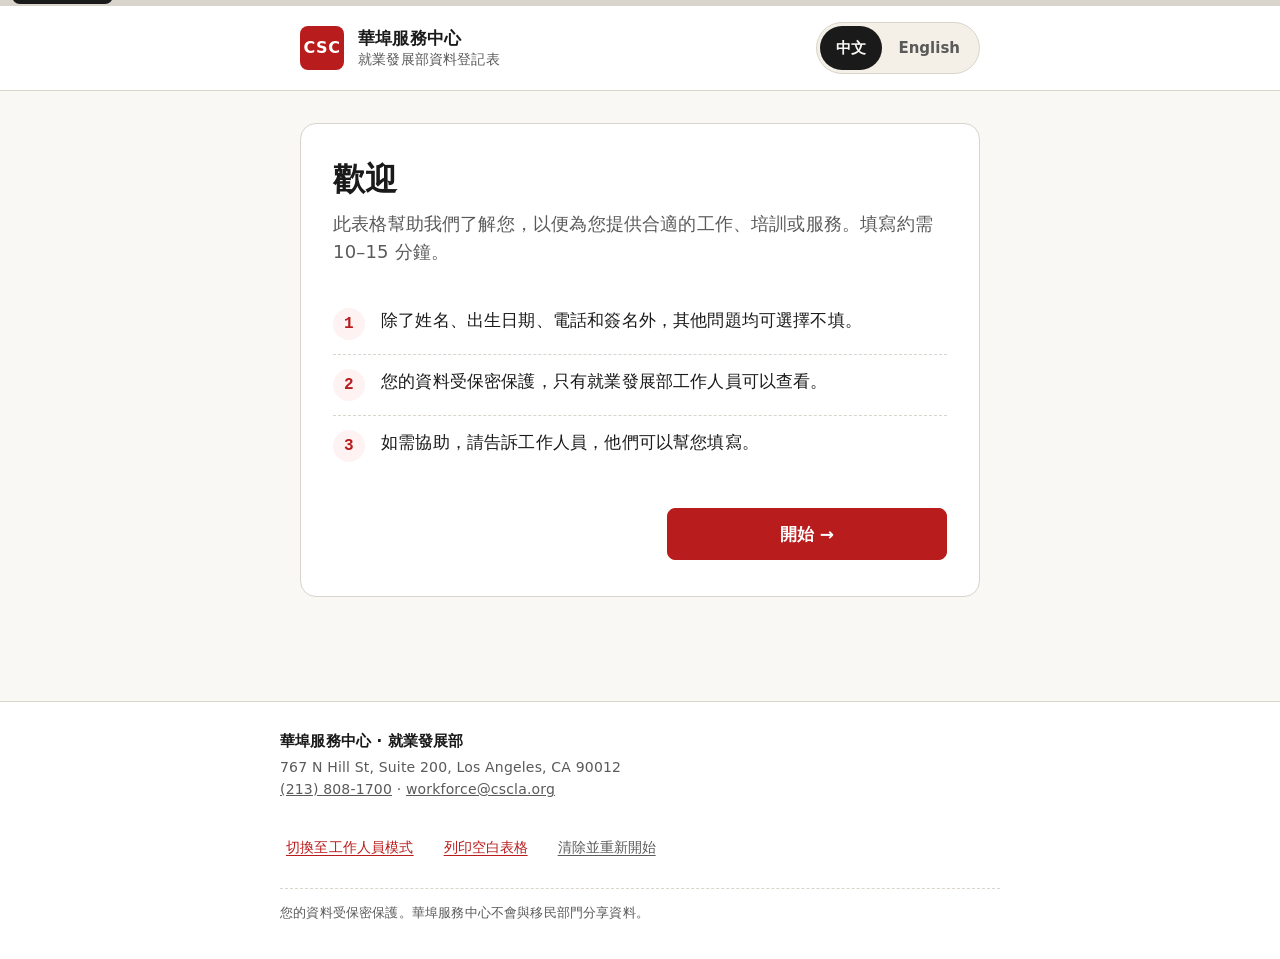
<file: index.html>
<!DOCTYPE html>
<html lang="zh-Hant">
<head>
<meta charset="UTF-8">
<meta name="viewport" content="width=device-width, initial-scale=1, viewport-fit=cover">
<meta name="theme-color" content="#B91C1C">
<meta name="description" content="Chinatown Service Center — Workforce Development Intake Form. 華埠服務中心就業發展部資料登記表。">
<title>Workforce Intake · 就業發展部資料登記表 · CSC</title>
<meta property="og:title" content="CSC Workforce Development Intake / 華埠服務中心就業發展部資料登記表">
<meta property="og:description" content="Bilingual intake form for Chinatown Service Center Workforce Development services in Los Angeles.">
<meta property="og:type" content="website">
<meta property="og:locale" content="zh_Hant_TW">
<meta property="og:locale:alternate" content="en_US">
<link rel="canonical" href="https://csc-workforce-intake.pages.dev/">
<link rel="stylesheet" href="styles.css">
<link rel="icon" href="data:image/svg+xml,%3Csvg xmlns='http://www.w3.org/2000/svg' viewBox='0 0 32 32'%3E%3Crect width='32' height='32' rx='6' fill='%23B91C1C'/%3E%3Ctext x='16' y='22' font-family='system-ui,sans-serif' font-size='18' font-weight='700' fill='%23FAF8F4' text-anchor='middle'%3ECSC%3C/text%3E%3C/svg%3E">
</head>
<body data-mode="client">

<a class="skip-link" href="#main" data-en="Skip to form" data-zh="跳至表格">Skip to form</a>

<div class="progress-bar" id="progressBar" aria-hidden="true"><div class="progress-bar__fill" id="progressFill"></div></div>
<div class="step-indicator" id="stepIndicator" aria-live="polite" hidden>
  <span class="step-indicator__count" id="stepIndicatorCount"></span>
  <span class="step-indicator__name" id="stepIndicatorName"></span>
</div>

<div id="errorSummary" class="error-summary error-summary--floating" hidden aria-live="polite"></div>

<header class="site-header">
  <div class="site-header__inner">
    <div class="brand">
      <div class="brand__mark" aria-hidden="true">CSC</div>
      <div class="brand__text">
        <div class="brand__org" data-en="Chinatown Service Center" data-zh="華埠服務中心">Chinatown Service Center</div>
        <div class="brand__dept" data-en="Workforce Development Intake Form" data-zh="就業發展部資料登記表">Workforce Development Intake Form</div>
      </div>
    </div>
    <div class="lang-toggle" role="group" aria-label="Language">
      <button type="button" class="lang-toggle__btn" data-lang="zh" aria-pressed="true">中文</button>
      <button type="button" class="lang-toggle__btn" data-lang="en" aria-pressed="false">English</button>
    </div>
  </div>
</header>

<main id="main" class="main">

  <!-- WELCOME / STEP 0 -->
  <section class="form-section is-active" data-step="0">
    <div class="section-card section-card--welcome">
      <h1 class="section-card__title">
        <span data-en="Welcome" data-zh="歡迎">Welcome</span>
      </h1>
      <p class="section-card__lede">
        <span data-en="This form helps us get to know you so we can match you with the right job, training, or service. It takes about 10–15 minutes." data-zh="此表格幫助我們了解您，以便為您提供合適的工作、培訓或服務。填寫約需 10–15 分鐘。">This form helps us get to know you so we can match you with the right job, training, or service. It takes about 10–15 minutes.</span>
      </p>
      <ul class="welcome-list">
        <li>
          <span class="welcome-list__num">1</span>
          <span data-en="You can leave any question blank except Name, Date of Birth, Phone, and Signature." data-zh="除了姓名、出生日期、電話和簽名外，其他問題均可選擇不填。">You can leave any question blank except Name, Date of Birth, Phone, and Signature.</span>
        </li>
        <li>
          <span class="welcome-list__num">2</span>
          <span data-en="Your information is stored privately. Only Workforce staff can see it." data-zh="您的資料受保密保護，只有就業發展部工作人員可以查看。">Your information is stored privately. Only Workforce staff can see it.</span>
        </li>
        <li>
          <span class="welcome-list__num">3</span>
          <span data-en="If you need help, ask a staff member — they can fill it out for you." data-zh="如需協助，請告訴工作人員，他們可以幫您填寫。">If you need help, ask a staff member — they can fill it out for you.</span>
        </li>
      </ul>
      <div class="wizard-nav wizard-nav--end">
        <button type="button" class="btn btn--primary" data-action="next">
          <span data-en="Start →" data-zh="開始 →">Start →</span>
        </button>
      </div>
    </div>
  </section>

  <form id="intakeForm" novalidate>

  <!-- STEP 1 — IDENTIFICATION / 個人資料 -->
  <section class="form-section" data-step="1" data-section-name="identification">

    <!-- Intake header strip — matches the three fields at the very top of the
         paper form (Intake Date / Staff / Referral Source). Visible in both
         client and staff modes; staff mode auto-fills today's date + the
         last-seen staff name. -->
    <div class="section-card section-card--strip">
      <div class="field-grid field-grid--3">
        <label class="field">
          <span class="field-label" data-en="Intake Date" data-zh="登記日期">Intake Date</span>
          <input type="date" name="intake_date" id="intake_date">
        </label>
        <label class="field">
          <span class="field-label" data-en="Staff" data-zh="工作人員">Staff</span>
          <input type="text" name="staff_name" id="staff_name" autocomplete="name">
        </label>
        <label class="field">
          <span class="field-label" data-en="Referral Source" data-zh="轉介來源">Referral Source</span>
          <input type="text" name="referral_source">
        </label>
      </div>
    </div>

    <div class="section-card section-card--primary">
      <header class="section-head">
        <h2><span data-en="Identification" data-zh="個人資料">Identification</span></h2>
        <p class="section-head__sub" data-en="Required fields marked with *" data-zh="標有 * 的欄位為必填">Required fields marked with *</p>
      </header>

      <div class="field-grid">
        <label class="field">
          <span class="field-label">
            <span data-en="Last Name" data-zh="姓">Last Name</span>
            <span class="required" aria-hidden="true">*</span>
          </span>
          <input type="text" name="last_name" autocomplete="family-name" required>
        </label>
        <label class="field">
          <span class="field-label">
            <span data-en="First Name" data-zh="名">First Name</span>
            <span class="required" aria-hidden="true">*</span>
          </span>
          <input type="text" name="first_name" autocomplete="given-name" required>
        </label>

        <label class="field field--full">
          <span class="field-label">
            <span data-en="Date of Birth" data-zh="出生日期">Date of Birth</span>
            <span class="required" aria-hidden="true">*</span>
          </span>
          <input type="date" name="dob" autocomplete="bday" required>
        </label>

        <label class="field field--full">
          <span class="field-label" data-en="Address" data-zh="地址">Address</span>
          <input type="text" name="address" autocomplete="address-line1">
        </label>
        <label class="field">
          <span class="field-label" data-en="City" data-zh="城市">City</span>
          <input type="text" name="city" autocomplete="address-level2" value="Los Angeles">
        </label>
        <label class="field field--small">
          <span class="field-label" data-en="State" data-zh="州">State</span>
          <input type="text" name="state" autocomplete="address-level1" value="CA" maxlength="2">
        </label>
        <label class="field field--small">
          <span class="field-label" data-en="ZIP" data-zh="郵遞區號">ZIP</span>
          <input type="text" name="zip" autocomplete="postal-code" inputmode="numeric" maxlength="10">
        </label>

        <label class="field">
          <span class="field-label">
            <span data-en="Phone" data-zh="電話">Phone</span>
            <span class="required" aria-hidden="true">*</span>
          </span>
          <input type="tel" name="phone" autocomplete="tel" inputmode="tel" placeholder="(213) 555-0100" required>
        </label>
        <label class="field">
          <span class="field-label" data-en="SSN" data-zh="社安號">SSN</span>
          <input type="text" name="ssn" inputmode="numeric" autocomplete="off" placeholder="###-##-####">
        </label>

        <label class="field field--full">
          <span class="field-label" data-en="Email" data-zh="電子郵件">Email</span>
          <input type="email" name="email" autocomplete="email" inputmode="email">
        </label>

        <fieldset class="field-group field--full">
          <legend class="field-label" data-en="Preferred Contact Method(s) (check all that apply)" data-zh="偏好聯絡方式 (可多選)">Preferred Contact Method(s) (check all that apply)</legend>
          <div class="checks">
            <label class="check"><input type="checkbox" name="contact_method" value="call"><span data-en="Call" data-zh="電話">Call</span></label>
            <label class="check"><input type="checkbox" name="contact_method" value="text"><span data-en="Text" data-zh="簡訊">Text</span></label>
            <label class="check"><input type="checkbox" name="contact_method" value="email"><span data-en="Email" data-zh="電子郵件">Email</span></label>
          </div>
        </fieldset>
      </div>
    </div>
    <div class="wizard-nav wizard-nav--client">
      <button type="button" class="btn btn--ghost" data-action="back" data-en="← Back" data-zh="← 上一步">← Back</button>
      <button type="button" class="btn btn--primary" data-action="next" data-en="Next →" data-zh="下一步 →">Next →</button>
    </div>
  </section>

  <!-- STEP 2 — DEMOGRAPHICS / 人口統計資料 -->
  <section class="form-section" data-step="2" data-section-name="demographics">
    <div class="section-card">
      <header class="section-head">
        <h2><span data-en="Demographics" data-zh="人口統計資料">Demographics</span></h2>
      </header>

      <div class="field-grid">
        <label class="field">
          <span class="field-label" data-en="Income" data-zh="收入">Income</span>
          <input type="text" name="income" inputmode="decimal" data-en-placeholder="$" data-zh-placeholder="$" placeholder="$">
        </label>
        <label class="field">
          <span class="field-label" data-en="Income Period" data-zh="收入週期">Income Period</span>
          <select name="income_period">
            <option value="" data-en="— Select —" data-zh="— 請選擇 —">— Select —</option>
            <option value="monthly" data-en="Monthly" data-zh="每月">Monthly</option>
            <option value="annual" data-en="Annual" data-zh="每年">Annual</option>
          </select>
        </label>
        <label class="field field--full">
          <span class="field-label" data-en="Household size (people)" data-zh="家庭人數 (人)">Household size (people)</span>
          <input type="number" name="household_size" min="1" max="30" inputmode="numeric">
        </label>
      </div>

      <fieldset class="field-group">
        <legend class="field-label" data-en="Gender" data-zh="性別">Gender</legend>
        <div class="radios">
          <label class="radio"><input type="radio" name="gender" value="male"><span data-en="Male" data-zh="男">Male</span></label>
          <label class="radio"><input type="radio" name="gender" value="female"><span data-en="Female" data-zh="女">Female</span></label>
          <label class="radio"><input type="radio" name="gender" value="nonbinary"><span data-en="Non-binary" data-zh="非二元性別">Non-binary</span></label>
          <label class="radio"><input type="radio" name="gender" value="decline"><span data-en="Decline to state" data-zh="不愿回答">Decline to state</span></label>
          <label class="radio"><input type="radio" name="gender" value="other"><span data-en="Other" data-zh="其他">Other</span></label>
        </div>
        <label class="field" data-show-if="gender=other">
          <span class="field-label" data-en="Other — please specify" data-zh="其他 — 請說明">Other — please specify</span>
          <input type="text" name="gender_other">
        </label>
      </fieldset>

      <fieldset class="field-group">
        <legend class="field-label" data-en="Primary Language(s) (check all that apply)" data-zh="主要語言 (可多選)">Primary Language(s) (check all that apply)</legend>
        <div class="checks">
          <label class="check"><input type="checkbox" name="primary_language" value="english"><span data-en="English" data-zh="英語">English</span></label>
          <label class="check"><input type="checkbox" name="primary_language" value="mandarin"><span data-en="Mandarin" data-zh="普通話">Mandarin</span></label>
          <label class="check"><input type="checkbox" name="primary_language" value="cantonese"><span data-en="Cantonese" data-zh="粵語">Cantonese</span></label>
          <label class="check"><input type="checkbox" name="primary_language" value="spanish"><span data-en="Spanish" data-zh="西班牙語">Spanish</span></label>
          <label class="check"><input type="checkbox" name="primary_language" value="other"><span data-en="Other" data-zh="其他">Other</span></label>
        </div>
        <label class="field" data-show-if="primary_language=other">
          <span class="field-label" data-en="Other — please specify" data-zh="其他 — 請說明">Other — please specify</span>
          <input type="text" name="primary_language_other">
        </label>
      </fieldset>

      <fieldset class="field-group">
        <legend class="field-label" data-en="Race" data-zh="種族">Race</legend>
        <div class="checks">
          <label class="check"><input type="checkbox" name="race" value="american_indian"><span data-en="American Indian / Alaskan Native" data-zh="美洲原住民／阿拉斯加原住民">American Indian / Alaskan Native</span></label>
          <label class="check"><input type="checkbox" name="race" value="asian"><span data-en="Asian" data-zh="亞裔">Asian</span></label>
          <label class="check"><input type="checkbox" name="race" value="black"><span data-en="Black / African American" data-zh="非裔／非裔美國人">Black / African American</span></label>
          <label class="check"><input type="checkbox" name="race" value="native_hawaiian"><span data-en="Native Hawaiian" data-zh="夏威夷原住民">Native Hawaiian</span></label>
          <label class="check"><input type="checkbox" name="race" value="pacific_islander"><span data-en="Pacific Islander" data-zh="太平洋島裔">Pacific Islander</span></label>
          <label class="check"><input type="checkbox" name="race" value="white"><span data-en="White" data-zh="白人">White</span></label>
          <label class="check"><input type="checkbox" name="race" value="decline"><span data-en="Decline to state" data-zh="不愿回答">Decline to state</span></label>
          <label class="check"><input type="checkbox" name="race" value="other"><span data-en="Other" data-zh="其他">Other</span></label>
        </div>
        <label class="field" data-show-if="race=other">
          <span class="field-label" data-en="Other — please specify" data-zh="其他 — 請說明">Other — please specify</span>
          <input type="text" name="race_other">
        </label>
      </fieldset>

      <fieldset class="field-group">
        <legend class="field-label" data-en="Ethnicity" data-zh="族裔">Ethnicity</legend>
        <div class="radios">
          <label class="radio"><input type="radio" name="ethnicity" value="hispanic"><span data-en="Hispanic / Latino" data-zh="西語裔／拉丁裔">Hispanic / Latino</span></label>
          <label class="radio"><input type="radio" name="ethnicity" value="not_hispanic"><span data-en="Not Hispanic / Latino" data-zh="非西語裔／非拉丁裔">Not Hispanic / Latino</span></label>
          <label class="radio"><input type="radio" name="ethnicity" value="decline"><span data-en="Decline to state" data-zh="不愿回答">Decline to state</span></label>
        </div>
      </fieldset>

      <fieldset class="field-group">
        <legend class="field-label" data-en="Are you legally eligible to work in the United States?" data-zh="是否具備在美國合法工作資格？">Are you legally eligible to work in the United States?</legend>
        <div class="radios">
          <label class="radio"><input type="radio" name="work_eligible" value="yes"><span data-en="Yes" data-zh="是">Yes</span></label>
          <label class="radio"><input type="radio" name="work_eligible" value="no"><span data-en="No" data-zh="否">No</span></label>
          <label class="radio"><input type="radio" name="work_eligible" value="decline"><span data-en="Decline to state" data-zh="不愿回答">Decline to state</span></label>
        </div>
      </fieldset>

      <fieldset class="field-group">
        <legend class="field-label" data-en="Are you an Immigrant?" data-zh="是否為移民？">Are you an Immigrant?</legend>
        <div class="radios">
          <label class="radio"><input type="radio" name="immigrant" value="yes"><span data-en="Yes" data-zh="是">Yes</span></label>
          <label class="radio"><input type="radio" name="immigrant" value="no"><span data-en="No" data-zh="否">No</span></label>
          <label class="radio"><input type="radio" name="immigrant" value="decline"><span data-en="Decline to state" data-zh="不愿回答">Decline to state</span></label>
        </div>
        <label class="field" data-show-if="immigrant=yes">
          <span class="field-label" data-en="If yes, date entered" data-zh="若是，入境日期">If yes, date entered</span>
          <input type="date" name="immigrant_date">
        </label>
      </fieldset>

      <fieldset class="field-group">
        <legend class="field-label" data-en="Residency Status" data-zh="居留身份">Residency Status</legend>
        <div class="radios">
          <label class="radio"><input type="radio" name="residency" value="us_citizen"><span data-en="U.S. Citizen" data-zh="美國公民">U.S. Citizen</span></label>
          <label class="radio"><input type="radio" name="residency" value="permanent_resident"><span data-en="Permanent Resident" data-zh="永久居民">Permanent Resident</span></label>
          <label class="radio"><input type="radio" name="residency" value="visa"><span data-en="Visa" data-zh="簽證">Visa</span></label>
          <label class="radio"><input type="radio" name="residency" value="decline"><span data-en="Decline to state" data-zh="不愿回答">Decline to state</span></label>
          <label class="radio"><input type="radio" name="residency" value="other"><span data-en="Other" data-zh="其他">Other</span></label>
        </div>
        <label class="field" data-show-if="residency=other">
          <span class="field-label" data-en="Other — please specify" data-zh="其他 — 請說明">Other — please specify</span>
          <input type="text" name="residency_other">
        </label>
      </fieldset>

      <fieldset class="field-group">
        <legend class="field-label" data-en="Housing Status" data-zh="住房狀況">Housing Status</legend>
        <div class="radios">
          <label class="radio"><input type="radio" name="housing" value="rent"><span data-en="Rent" data-zh="租屋">Rent</span></label>
          <label class="radio"><input type="radio" name="housing" value="own"><span data-en="Own" data-zh="自有住房">Own</span></label>
          <label class="radio"><input type="radio" name="housing" value="decline"><span data-en="Decline to state" data-zh="不愿回答">Decline to state</span></label>
          <label class="radio"><input type="radio" name="housing" value="other"><span data-en="Other" data-zh="其他">Other</span></label>
        </div>
        <label class="field" data-show-if="housing=other">
          <span class="field-label" data-en="Other — please specify" data-zh="其他 — 請說明">Other — please specify</span>
          <input type="text" name="housing_other">
        </label>
      </fieldset>

      <fieldset class="field-group">
        <legend class="field-label" data-en="Commute Method" data-zh="通勤方式">Commute Method</legend>
        <div class="radios">
          <label class="radio"><input type="radio" name="commute" value="car"><span data-en="Car" data-zh="自駕／汽車">Car</span></label>
          <label class="radio"><input type="radio" name="commute" value="bus"><span data-en="Bus" data-zh="公車">Bus</span></label>
          <label class="radio"><input type="radio" name="commute" value="decline"><span data-en="Decline to state" data-zh="不愿回答">Decline to state</span></label>
          <label class="radio"><input type="radio" name="commute" value="other"><span data-en="Other" data-zh="其他">Other</span></label>
        </div>
        <label class="field" data-show-if="commute=other">
          <span class="field-label" data-en="Other — please specify" data-zh="其他 — 請說明">Other — please specify</span>
          <input type="text" name="commute_other">
        </label>
      </fieldset>
    </div>
    <div class="wizard-nav wizard-nav--client">
      <button type="button" class="btn btn--ghost" data-action="back" data-en="← Back" data-zh="← 上一步">← Back</button>
      <button type="button" class="btn btn--primary" data-action="next" data-en="Next →" data-zh="下一步 →">Next →</button>
    </div>
  </section>

  <!-- STEP 3 — EDUCATION / 教育背景 -->
  <section class="form-section" data-step="3" data-section-name="education">
    <div class="section-card">
      <header class="section-head">
        <h2><span data-en="Education" data-zh="教育背景">Education</span></h2>
      </header>

      <fieldset class="field-group">
        <legend class="field-label" data-en="What is your highest level of education?" data-zh="請選擇您的最高學歷">What is your highest level of education?</legend>
        <div class="radios">
          <label class="radio"><input type="radio" name="education_level" value="less_hs"><span data-en="Less than High School" data-zh="高中以下">Less than High School</span></label>
          <label class="radio"><input type="radio" name="education_level" value="some_hs"><span data-en="Some High School" data-zh="一些高中">Some High School</span></label>
          <label class="radio"><input type="radio" name="education_level" value="hs_ged"><span data-en="High School Diploma / GED" data-zh="高中文憑">High School Diploma / GED</span></label>
          <label class="radio"><input type="radio" name="education_level" value="some_college"><span data-en="Some College" data-zh="一些大學">Some College</span></label>
          <label class="radio"><input type="radio" name="education_level" value="associate"><span data-en="Associate's Degree" data-zh="副學士學位">Associate's Degree</span></label>
          <label class="radio"><input type="radio" name="education_level" value="bachelor"><span data-en="Bachelor's Degree" data-zh="學士學位">Bachelor's Degree</span></label>
          <label class="radio"><input type="radio" name="education_level" value="master"><span data-en="Master's Degree" data-zh="碩士學位">Master's Degree</span></label>
          <label class="radio"><input type="radio" name="education_level" value="doctoral"><span data-en="Doctoral Degree" data-zh="博士學位">Doctoral Degree</span></label>
          <label class="radio"><input type="radio" name="education_level" value="cert_other"><span data-en="Certification / Other" data-zh="證書／其他">Certification / Other</span></label>
        </div>
      </fieldset>

      <div class="field-grid">
        <label class="field field--full">
          <span class="field-label" data-en="Major (if applicable)" data-zh="主修科目（如適用）">Major (if applicable)</span>
          <input type="text" name="major">
        </label>
        <label class="field field--full">
          <span class="field-label" data-en="List any occupational licenses or certifications you have obtained" data-zh="職業相關執照或證書">List any occupational licenses or certifications you have obtained</span>
          <textarea name="licenses" rows="2"></textarea>
        </label>
      </div>

      <fieldset class="field-group">
        <legend class="field-label" data-en="Are you an English Language Learner (ESL)?" data-zh="是否為英語學習者 (ESL)？">Are you an English Language Learner (ESL)?</legend>
        <div class="radios">
          <label class="radio"><input type="radio" name="esl" value="yes"><span data-en="Yes" data-zh="是">Yes</span></label>
          <label class="radio"><input type="radio" name="esl" value="no"><span data-en="No" data-zh="否">No</span></label>
          <label class="radio"><input type="radio" name="esl" value="decline"><span data-en="Decline to state" data-zh="不愿回答">Decline to state</span></label>
        </div>
      </fieldset>

      <fieldset class="field-group" data-show-if="esl=yes">
        <legend class="field-label" data-en="Level of proficiency" data-zh="英語熟練程度">Level of proficiency</legend>
        <div class="radios radios--scale">
          <label class="radio"><input type="radio" name="esl_proficiency" value="1"><span>1</span></label>
          <label class="radio"><input type="radio" name="esl_proficiency" value="2"><span>2</span></label>
          <label class="radio"><input type="radio" name="esl_proficiency" value="3"><span>3</span></label>
          <label class="radio"><input type="radio" name="esl_proficiency" value="4"><span>4</span></label>
          <label class="radio"><input type="radio" name="esl_proficiency" value="5"><span>5</span></label>
        </div>
      </fieldset>

      <fieldset class="field-group">
        <legend class="field-label" data-en="Are you a dislocated worker?" data-zh="是否為失業後重新安置之勞工？">Are you a dislocated worker?</legend>
        <div class="radios">
          <label class="radio"><input type="radio" name="dislocated_worker" value="yes"><span data-en="Yes" data-zh="是">Yes</span></label>
          <label class="radio"><input type="radio" name="dislocated_worker" value="no"><span data-en="No" data-zh="否">No</span></label>
          <label class="radio"><input type="radio" name="dislocated_worker" value="decline"><span data-en="Decline to state" data-zh="不愿回答">Decline to state</span></label>
        </div>
      </fieldset>
    </div>
    <div class="wizard-nav wizard-nav--client">
      <button type="button" class="btn btn--ghost" data-action="back" data-en="← Back" data-zh="← 上一步">← Back</button>
      <button type="button" class="btn btn--primary" data-action="next" data-en="Next →" data-zh="下一步 →">Next →</button>
    </div>
  </section>

  <!-- STEP 4 — REQUESTED SERVICES / 申請服務項目 -->
  <section class="form-section" data-step="4" data-section-name="services">
    <div class="section-card">
      <header class="section-head">
        <h2><span data-en="Requested Services" data-zh="申請服務項目">Requested Services</span></h2>
        <p class="section-head__sub" data-en="The Workforce Department is working to implement the services regarding the following topics. Please check all the areas you are currently seeking assistance with. We will contact you when they are available." data-zh="就業發展部門目前正在推行以下協助項目，請勾選所有您目前需要協助的領域，待服務啟用後，我們將主動與您聯繫。">The Workforce Department is working to implement the services regarding the following topics. Please check all the areas you are currently seeking assistance with. We will contact you when they are available.</p>
      </header>

      <fieldset class="field-group">
        <legend class="sr-only" data-en="Services" data-zh="服務">Services</legend>
        <div class="checks">
          <label class="check"><input type="checkbox" name="services" value="job_search"><span data-en="Job Search Assistance" data-zh="求職協助">Job Search Assistance</span></label>
          <label class="check"><input type="checkbox" name="services" value="resume_review"><span data-en="Resume Review" data-zh="履歷審閱">Resume Review</span></label>
          <label class="check"><input type="checkbox" name="services" value="cover_letter"><span data-en="Cover Letter Review" data-zh="求職信審閱">Cover Letter Review</span></label>
          <label class="check"><input type="checkbox" name="services" value="app_tips"><span data-en="Job Application Tips" data-zh="工作申請技巧">Job Application Tips</span></label>
          <label class="check"><input type="checkbox" name="services" value="basic_computer"><span data-en="Basic Computer Literacy" data-zh="基礎電腦操作能力">Basic Computer Literacy</span></label>
          <label class="check"><input type="checkbox" name="services" value="other_skills"><span data-en="Other Skills Support" data-zh="其他技能提升支援">Other Skills Support</span></label>
          <label class="check"><input type="checkbox" name="services" value="on_job_training"><span data-en="On-the-Job Training" data-zh="在職訓練">On-the-Job Training</span></label>
          <label class="check"><input type="checkbox" name="services" value="workplace_rights"><span data-en="Workplace Rights Info" data-zh="職場權益資訊">Workplace Rights Info</span></label>
        </div>
      </fieldset>

      <div class="field-grid">
        <label class="field field--full">
          <span class="field-label" data-en="What services are you currently seeking?" data-zh="目前尋求的服務？">What services are you currently seeking?</span>
          <textarea name="services_seeking" rows="3"></textarea>
        </label>
        <label class="field field--full">
          <span class="field-label" data-en="What is your present financial situation?" data-zh="目前財務狀況？">What is your present financial situation?</span>
          <textarea name="financial_situation" rows="3"></textarea>
        </label>
        <label class="field field--full">
          <span class="field-label" data-en="What type(s) of job are you currently seeking?" data-zh="目前求職類型？">What type(s) of job are you currently seeking?</span>
          <textarea name="jobs_seeking" rows="3"></textarea>
        </label>
        <label class="field field--full">
          <span class="field-label" data-en="What type(s) of jobs do you not want to do?" data-zh="不考慮的工作類型？">What type(s) of jobs do you not want to do?</span>
          <textarea name="jobs_avoid" rows="3"></textarea>
        </label>
      </div>

      <fieldset class="field-group">
        <legend class="field-label" data-en="What is your current employment status?" data-zh="您目前的就業狀況是？">What is your current employment status?</legend>
        <div class="radios">
          <label class="radio"><input type="radio" name="emp_status_current" value="full_time"><span data-en="Full-Time" data-zh="全職">Full-Time</span></label>
          <label class="radio"><input type="radio" name="emp_status_current" value="part_time"><span data-en="Part-Time" data-zh="兼職">Part-Time</span></label>
          <label class="radio"><input type="radio" name="emp_status_current" value="intern"><span data-en="Intern" data-zh="實習">Intern</span></label>
          <label class="radio"><input type="radio" name="emp_status_current" value="contract"><span data-en="Contract" data-zh="合約">Contract</span></label>
          <label class="radio"><input type="radio" name="emp_status_current" value="volunteer"><span data-en="Volunteer" data-zh="志願者">Volunteer</span></label>
          <label class="radio"><input type="radio" name="emp_status_current" value="unemployed"><span data-en="Unemployed" data-zh="失業">Unemployed</span></label>
        </div>
      </fieldset>

      <fieldset class="field-group">
        <legend class="field-label" data-en="What work status are you seeking?" data-zh="希望的工作形式？">What work status are you seeking?</legend>
        <div class="radios">
          <label class="radio"><input type="radio" name="emp_status_seeking" value="full_time"><span data-en="Full-Time" data-zh="全職">Full-Time</span></label>
          <label class="radio"><input type="radio" name="emp_status_seeking" value="part_time"><span data-en="Part-Time" data-zh="兼職">Part-Time</span></label>
          <label class="radio"><input type="radio" name="emp_status_seeking" value="intern"><span data-en="Intern" data-zh="實習">Intern</span></label>
          <label class="radio"><input type="radio" name="emp_status_seeking" value="contract"><span data-en="Contract" data-zh="合約">Contract</span></label>
          <label class="radio"><input type="radio" name="emp_status_seeking" value="volunteer"><span data-en="Volunteer" data-zh="志願者">Volunteer</span></label>
          <label class="radio"><input type="radio" name="emp_status_seeking" value="other"><span data-en="Other" data-zh="其他">Other</span></label>
        </div>
        <label class="field" data-show-if="emp_status_seeking=other">
          <span class="field-label" data-en="Other — please specify" data-zh="其他 — 請說明">Other — please specify</span>
          <input type="text" name="emp_status_seeking_other">
        </label>
      </fieldset>
    </div>
    <div class="wizard-nav wizard-nav--client">
      <button type="button" class="btn btn--ghost" data-action="back" data-en="← Back" data-zh="← 上一步">← Back</button>
      <button type="button" class="btn btn--primary" data-action="next" data-en="Next →" data-zh="下一步 →">Next →</button>
    </div>
  </section>

  <!-- STEP 5 — ADDITIONAL SUPPORT NEEDS / 額外支援需求 -->
  <section class="form-section" data-step="5" data-section-name="support_needs">
    <div class="section-card">
      <header class="section-head">
        <h2><span data-en="Additional Support Needs" data-zh="額外支援需求">Additional Support Needs</span></h2>
      </header>

      <fieldset class="field-group">
        <legend class="field-label" data-en="Which of the following programs are you presently enrolled in? (Check all that apply)" data-zh="您目前是否參與以下社會福利項目？">Which of the following programs are you presently enrolled in? (Check all that apply)</legend>
        <div class="checks">
          <label class="check"><input type="checkbox" name="programs" value="none"><span data-en="None" data-zh="無">None</span></label>
          <label class="check"><input type="checkbox" name="programs" value="gr_calworks"><span data-en="GR / CalWORKS" data-zh="GR／CalWORKS">GR / CalWORKS</span></label>
          <label class="check"><input type="checkbox" name="programs" value="medi_cal"><span data-en="Medi-Cal" data-zh="Medi-Cal">Medi-Cal</span></label>
          <label class="check"><input type="checkbox" name="programs" value="unemployment"><span data-en="Unemployment" data-zh="失業救濟">Unemployment</span></label>
          <label class="check"><input type="checkbox" name="programs" value="calfresh"><span data-en="CalFresh" data-zh="CalFresh">CalFresh</span></label>
          <label class="check"><input type="checkbox" name="programs" value="ssi_ssdi"><span data-en="SSI / SSDI" data-zh="SSI／SSDI">SSI / SSDI</span></label>
          <label class="check"><input type="checkbox" name="programs" value="capi"><span data-en="CAPI" data-zh="CAPI">CAPI</span></label>
          <label class="check"><input type="checkbox" name="programs" value="medicare"><span data-en="Medicare" data-zh="Medicare">Medicare</span></label>
        </div>
      </fieldset>

      <fieldset class="field-group">
        <legend class="field-label" data-en="Are you a Justice-Involved individual?" data-zh="是否為司法相關個案者？">Are you a Justice-Involved individual?</legend>
        <div class="radios">
          <label class="radio"><input type="radio" name="justice_involved" value="yes"><span data-en="Yes" data-zh="是">Yes</span></label>
          <label class="radio"><input type="radio" name="justice_involved" value="no"><span data-en="No" data-zh="否">No</span></label>
          <label class="radio"><input type="radio" name="justice_involved" value="decline"><span data-en="Decline to state" data-zh="不愿回答">Decline to state</span></label>
        </div>
      </fieldset>

      <fieldset class="field-group">
        <legend class="field-label" data-en="Are you a veteran?" data-zh="是否為退伍軍人？">Are you a veteran?</legend>
        <div class="radios">
          <label class="radio"><input type="radio" name="veteran" value="yes"><span data-en="Yes" data-zh="是">Yes</span></label>
          <label class="radio"><input type="radio" name="veteran" value="no"><span data-en="No" data-zh="否">No</span></label>
          <label class="radio"><input type="radio" name="veteran" value="decline"><span data-en="Decline to state" data-zh="不愿回答">Decline to state</span></label>
        </div>
      </fieldset>

      <fieldset class="field-group">
        <legend class="field-label" data-en="Do you have any physical limitations employers should be aware of for your job?" data-zh="是否有雇主需知的身體限制？">Do you have any physical limitations employers should be aware of for your job?</legend>
        <div class="radios">
          <label class="radio"><input type="radio" name="physical_limits" value="yes"><span data-en="Yes" data-zh="是">Yes</span></label>
          <label class="radio"><input type="radio" name="physical_limits" value="no"><span data-en="No" data-zh="否">No</span></label>
          <label class="radio"><input type="radio" name="physical_limits" value="decline"><span data-en="Decline to state" data-zh="不愿回答">Decline to state</span></label>
        </div>
        <label class="field" data-show-if="physical_limits=yes">
          <span class="field-label" data-en="If yes, what?" data-zh="若是，請說明">If yes, what?</span>
          <textarea name="physical_limits_desc" rows="2"></textarea>
        </label>
      </fieldset>

      <fieldset class="field-group">
        <legend class="field-label" data-en="Are you able to stand for 4+ hours at a time?" data-zh="是否能連續站立 4 小時以上？">Are you able to stand for 4+ hours at a time?</legend>
        <div class="radios">
          <label class="radio"><input type="radio" name="can_stand_4h" value="yes"><span data-en="Yes" data-zh="是">Yes</span></label>
          <label class="radio"><input type="radio" name="can_stand_4h" value="no"><span data-en="No" data-zh="否">No</span></label>
        </div>
      </fieldset>

      <fieldset class="field-group">
        <legend class="field-label" data-en="Are you able to repeatedly lift and bend?" data-zh="是否能進行重複彎腰與搬重？">Are you able to repeatedly lift and bend?</legend>
        <div class="radios">
          <label class="radio"><input type="radio" name="can_lift_bend" value="yes"><span data-en="Yes" data-zh="是">Yes</span></label>
          <label class="radio"><input type="radio" name="can_lift_bend" value="no"><span data-en="No" data-zh="否">No</span></label>
        </div>
      </fieldset>

      <fieldset class="field-group">
        <legend class="field-label" data-en="Do you have any mental health conditions employers should be aware of for your job?" data-zh="是否有雇主需知之心理健康狀況？">Do you have any mental health conditions employers should be aware of for your job?</legend>
        <div class="radios">
          <label class="radio"><input type="radio" name="mental_health" value="yes"><span data-en="Yes" data-zh="是">Yes</span></label>
          <label class="radio"><input type="radio" name="mental_health" value="no"><span data-en="No" data-zh="否">No</span></label>
          <label class="radio"><input type="radio" name="mental_health" value="decline"><span data-en="Decline to state" data-zh="不愿回答">Decline to state</span></label>
        </div>
        <label class="field" data-show-if="mental_health=yes">
          <span class="field-label" data-en="If yes, what?" data-zh="若是，請說明">If yes, what?</span>
          <textarea name="mental_health_desc" rows="2"></textarea>
        </label>
      </fieldset>

      <fieldset class="field-group">
        <legend class="field-label" data-en="Will you require accommodations to receive services?" data-zh="接受服務是否需要合理調整？">Will you require accommodations to receive services?</legend>
        <div class="radios">
          <label class="radio"><input type="radio" name="accommodations" value="yes"><span data-en="Yes" data-zh="是">Yes</span></label>
          <label class="radio"><input type="radio" name="accommodations" value="no"><span data-en="No" data-zh="否">No</span></label>
        </div>
        <label class="field" data-show-if="accommodations=yes">
          <span class="field-label" data-en="If yes, what?" data-zh="若是，請說明">If yes, what?</span>
          <textarea name="accommodations_desc" rows="2"></textarea>
        </label>
      </fieldset>
    </div>
    <div class="wizard-nav wizard-nav--client">
      <button type="button" class="btn btn--ghost" data-action="back" data-en="← Back" data-zh="← 上一步">← Back</button>
      <button type="button" class="btn btn--primary" data-action="next" data-en="Next →" data-zh="下一步 →">Next →</button>
    </div>
  </section>

  <!-- STEP 6 — EMERGENCY CONTACT + EMPLOYMENT HISTORY -->
  <section class="form-section" data-step="6" data-section-name="contacts_history">
    <div class="section-card">
      <header class="section-head">
        <h2><span data-en="Emergency Contact" data-zh="緊急聯絡人">Emergency Contact</span></h2>
      </header>
      <div class="field-grid">
        <label class="field">
          <span class="field-label" data-en="Contact Name" data-zh="聯絡人姓名">Contact Name</span>
          <input type="text" name="emergency_name" autocomplete="off">
        </label>
        <label class="field">
          <span class="field-label" data-en="Relationship" data-zh="關係">Relationship</span>
          <input type="text" name="emergency_relationship">
        </label>
        <label class="field">
          <span class="field-label" data-en="Phone" data-zh="電話">Phone</span>
          <input type="tel" name="emergency_phone" inputmode="tel">
        </label>
        <label class="field">
          <span class="field-label" data-en="Email" data-zh="電子郵件">Email</span>
          <input type="email" name="emergency_email" inputmode="email">
        </label>
      </div>
    </div>

    <div class="section-card section-card--primary">
      <header class="section-head">
        <h2><span data-en="Employment History" data-zh="就業紀錄">Employment History</span></h2>
        <p class="section-head__sub" data-en="Most recent first. Up to 3 — leave blank if none." data-zh="最近的優先填寫，最多 3 項。若無可空白。">Most recent first. Up to 3 — leave blank if none.</p>
      </header>

      <div class="job-entry job-entry--primary">
        <h3 class="job-entry__title" data-en="Most Recent Employer" data-zh="最近任職公司">Most Recent Employer</h3>
        <div class="field-grid">
          <label class="field"><span class="field-label" data-en="Employer" data-zh="公司">Employer</span><input type="text" name="job1_employer"></label>
          <label class="field"><span class="field-label" data-en="Job Title" data-zh="職位">Job Title</span><input type="text" name="job1_title"></label>
          <label class="field"><span class="field-label" data-en="Start Date" data-zh="任職起始日期">Start Date</span><input type="month" name="job1_start"></label>
          <label class="field"><span class="field-label" data-en="End Date" data-zh="任職結束日期">End Date</span><input type="month" name="job1_end"></label>
        </div>
        <fieldset class="field-group">
          <legend class="field-label" data-en="Status" data-zh="工作形式">Status</legend>
          <div class="radios">
            <label class="radio"><input type="radio" name="job1_status" value="full_time"><span data-en="Full-Time" data-zh="全職">Full-Time</span></label>
            <label class="radio"><input type="radio" name="job1_status" value="part_time"><span data-en="Part-Time" data-zh="兼職">Part-Time</span></label>
            <label class="radio"><input type="radio" name="job1_status" value="temp_contract"><span data-en="Temp / Contract" data-zh="臨時／合約">Temp / Contract</span></label>
          </div>
        </fieldset>
        <div class="field-grid">
          <label class="field field--full"><span class="field-label" data-en="Description of Duties" data-zh="工作內容">Description of Duties</span><textarea name="job1_duties" rows="2"></textarea></label>
          <label class="field field--full"><span class="field-label" data-en="What did you like about this job?" data-zh="喜歡此工作之處？">What did you like about this job?</span><textarea name="job1_liked" rows="2"></textarea></label>
          <label class="field field--full"><span class="field-label" data-en="What did you dislike?" data-zh="不喜歡之處？">What did you dislike?</span><textarea name="job1_disliked" rows="2"></textarea></label>
          <label class="field field--full"><span class="field-label" data-en="Reason for leaving?" data-zh="離職原因？">Reason for leaving?</span><input type="text" name="job1_reason"></label>
        </div>
      </div>

      <div class="job-entry">
        <h3 class="job-entry__title" data-en="Next Most Recent Employer" data-zh="任職公司">Next Most Recent Employer</h3>
        <div class="field-grid">
          <label class="field"><span class="field-label" data-en="Employer" data-zh="公司">Employer</span><input type="text" name="job2_employer"></label>
          <label class="field"><span class="field-label" data-en="Job Title" data-zh="職位">Job Title</span><input type="text" name="job2_title"></label>
          <label class="field"><span class="field-label" data-en="Start Date" data-zh="任職起始日期">Start Date</span><input type="month" name="job2_start"></label>
          <label class="field"><span class="field-label" data-en="End Date" data-zh="任職結束日期">End Date</span><input type="month" name="job2_end"></label>
        </div>
        <fieldset class="field-group">
          <legend class="field-label" data-en="Status" data-zh="工作形式">Status</legend>
          <div class="radios">
            <label class="radio"><input type="radio" name="job2_status" value="full_time"><span data-en="Full-Time" data-zh="全職">Full-Time</span></label>
            <label class="radio"><input type="radio" name="job2_status" value="part_time"><span data-en="Part-Time" data-zh="兼職">Part-Time</span></label>
            <label class="radio"><input type="radio" name="job2_status" value="temp_contract"><span data-en="Temp / Contract" data-zh="臨時／合約">Temp / Contract</span></label>
          </div>
        </fieldset>
        <div class="field-grid">
          <label class="field field--full"><span class="field-label" data-en="Description of Duties" data-zh="工作內容">Description of Duties</span><textarea name="job2_duties" rows="2"></textarea></label>
          <label class="field field--full"><span class="field-label" data-en="What did you like about this job?" data-zh="喜歡此工作之處？">What did you like about this job?</span><textarea name="job2_liked" rows="2"></textarea></label>
          <label class="field field--full"><span class="field-label" data-en="What did you dislike?" data-zh="不喜歡之處？">What did you dislike?</span><textarea name="job2_disliked" rows="2"></textarea></label>
          <label class="field field--full"><span class="field-label" data-en="Reason for leaving?" data-zh="離職原因？">Reason for leaving?</span><input type="text" name="job2_reason"></label>
        </div>
      </div>

      <div class="job-entry job-entry--muted">
        <h3 class="job-entry__title" data-en="Next Most Recent Employer" data-zh="任職公司">Next Most Recent Employer</h3>
        <div class="field-grid">
          <label class="field"><span class="field-label" data-en="Employer" data-zh="公司">Employer</span><input type="text" name="job3_employer"></label>
          <label class="field"><span class="field-label" data-en="Job Title" data-zh="職位">Job Title</span><input type="text" name="job3_title"></label>
          <label class="field"><span class="field-label" data-en="Start Date" data-zh="任職起始日期">Start Date</span><input type="month" name="job3_start"></label>
          <label class="field"><span class="field-label" data-en="End Date" data-zh="任職結束日期">End Date</span><input type="month" name="job3_end"></label>
        </div>
        <fieldset class="field-group">
          <legend class="field-label" data-en="Status" data-zh="工作形式">Status</legend>
          <div class="radios">
            <label class="radio"><input type="radio" name="job3_status" value="full_time"><span data-en="Full-Time" data-zh="全職">Full-Time</span></label>
            <label class="radio"><input type="radio" name="job3_status" value="part_time"><span data-en="Part-Time" data-zh="兼職">Part-Time</span></label>
            <label class="radio"><input type="radio" name="job3_status" value="temp_contract"><span data-en="Temp / Contract" data-zh="臨時／合約">Temp / Contract</span></label>
          </div>
        </fieldset>
        <div class="field-grid">
          <label class="field field--full"><span class="field-label" data-en="Description of Duties" data-zh="工作內容">Description of Duties</span><textarea name="job3_duties" rows="2"></textarea></label>
          <label class="field field--full"><span class="field-label" data-en="What did you like about this job?" data-zh="喜歡此工作之處？">What did you like about this job?</span><textarea name="job3_liked" rows="2"></textarea></label>
          <label class="field field--full"><span class="field-label" data-en="What did you dislike?" data-zh="不喜歡之處？">What did you dislike?</span><textarea name="job3_disliked" rows="2"></textarea></label>
          <label class="field field--full"><span class="field-label" data-en="Reason for leaving?" data-zh="離職原因？">Reason for leaving?</span><input type="text" name="job3_reason"></label>
        </div>
      </div>
    </div>

    <div class="wizard-nav wizard-nav--client">
      <button type="button" class="btn btn--ghost" data-action="back" data-en="← Back" data-zh="← 上一步">← Back</button>
      <button type="button" class="btn btn--primary" data-action="next" data-en="Next →" data-zh="下一步 →">Next →</button>
    </div>
  </section>

  <!-- STEP 7 — CERTIFICATION / 聲明與確認 -->
  <section class="form-section form-section--commit" data-step="7" data-section-name="certification">
    <div class="section-card section-card--commit">
      <header class="section-head">
        <h2><span data-en="Certification" data-zh="聲明與確認">Certification</span></h2>
      </header>

      <div class="legal">
        <p data-en="I certify that the information I have provided is accurate and truthful to the best of my knowledge. I also understand that my case may be closed if it remains inactive for an extended period of time." data-zh="本人在此聲明，據本人所知與確信，本表所提供之所有資訊皆為真實且正確，並同意由本部門用於個案管理及相關服務申請之目的。本人亦了解，若個案於相當期間內無任何更新或互動紀錄，該個案可能會因「長期未啟用」而被結案處理。">I certify that the information I have provided is accurate and truthful to the best of my knowledge. I also understand that my case may be closed if it remains inactive for an extended period of time.</p>
      </div>

      <div class="consent">
        <label class="check">
          <input type="checkbox" name="consent" id="consent" required>
          <span data-en="I have read and understand the above." data-zh="本人已閱讀並理解以上內容。">I have read and understand the above.</span>
        </label>
      </div>

      <div class="field-grid">
        <label class="field">
          <span class="field-label">
            <span data-en="Name (Print)" data-zh="本人姓名（正楷）">Name (Print)</span>
            <span class="required">*</span>
          </span>
          <input type="text" name="printed_name" required>
        </label>
        <label class="field">
          <span class="field-label">
            <span data-en="Date" data-zh="日期">Date</span>
            <span class="required">*</span>
          </span>
          <input type="date" name="signature_date" id="signature_date" required>
        </label>
      </div>

      <div class="signature-block">
        <div class="signature-block__label">
          <span class="field-label">
            <span data-en="Signature" data-zh="申請人簽名">Signature</span>
            <span class="required">*</span>
          </span>
          <span class="field-hint" data-en="Sign with your finger, mouse, or stylus." data-zh="請用手指、滑鼠或觸控筆簽名。">Sign with your finger, mouse, or stylus.</span>
        </div>
        <div class="signature-pad">
          <canvas id="signaturePad" width="480" height="180" aria-label="Signature pad"></canvas>
          <div class="signature-pad__baseline" aria-hidden="true"></div>
          <button type="button" class="btn btn--ghost btn--small signature-pad__clear" id="clearSignature" data-en="Clear" data-zh="清除">Clear</button>
        </div>
      </div>

      <div class="wizard-nav wizard-nav--end">
        <button type="button" class="btn btn--ghost wizard-nav__back" data-action="back" data-en="← Back" data-zh="← 上一步">← Back</button>
        <button type="submit" class="btn btn--primary btn--submit" id="submitBtn">
          <span class="btn__label" data-en="Submit Form" data-zh="提交表格">Submit Form</span>
          <span class="btn__spinner" aria-hidden="true"></span>
        </button>
      </div>
    </div>
  </section>

  </form>

  <!-- SUCCESS SCREEN -->
  <section class="form-section success-screen" data-step="success" hidden>
    <div class="section-card section-card--success">
      <div class="success-check" aria-hidden="true">
        <svg viewBox="0 0 64 64" width="64" height="64"><circle cx="32" cy="32" r="30" fill="none" stroke="#15803D" stroke-width="3"/><path d="M18 32 L28 42 L46 22" fill="none" stroke="#15803D" stroke-width="4" stroke-linecap="round" stroke-linejoin="round"/></svg>
      </div>
      <h1 class="success-screen__title">
        <span data-en="Thank you — your form was submitted." data-zh="感謝您 — 表格已成功提交。">Thank you — your form was submitted.</span>
      </h1>
      <div class="ref-badge" id="refBadge"></div>
      <p class="success-screen__lede">
        <span data-en="Please keep your reference number. You can show it next time you visit." data-zh="請保留您的參考編號，下次來訪時可出示。">Please keep your reference number. You can show it next time you visit.</span>
      </p>

      <h2 class="success-screen__h2" data-en="What happens next" data-zh="接下來會發生什麼">What happens next</h2>
      <ol class="next-steps">
        <li>
          <span data-en="A Workforce specialist will review your information." data-zh="就業發展部專員將審閱您的資料。">A Workforce specialist will review your information.</span>
        </li>
        <li>
          <span data-en="We will contact you within 3 business days at the phone or email you provided." data-zh="我們將在 3 個工作天內透過您提供的電話或電子郵件聯絡您。">We will contact you within 3 business days at the phone or email you provided.</span>
        </li>
        <li>
          <span data-en="If you do not hear from us, call (213) 808-1700." data-zh="若未收到回覆，請致電 (213) 808-1700。">If you do not hear from us, call (213) 808-1700.</span>
        </li>
      </ol>

      <div class="success-qr" id="successQr" hidden>
        <img id="qrImg" alt="" width="120" height="120">
        <div class="success-qr__caption" data-en="Scan to start another form" data-zh="掃描以重新填寫">Scan to start another form</div>
        <div class="success-qr__url"><a id="qrUrl" href="#"></a></div>
      </div>

      <div class="success-actions">
        <button type="button" class="btn btn--ghost" id="newForm" data-en="Start another form" data-zh="開始另一份表格">Start another form</button>
        <button type="button" class="btn btn--ghost" id="printConfirm" data-en="Print this page" data-zh="列印此頁">Print this page</button>
      </div>
    </div>
  </section>

</main>

<footer class="site-footer">
  <div class="site-footer__inner">
    <div class="site-footer__col">
      <div class="site-footer__org" data-en="Chinatown Service Center · Workforce Development" data-zh="華埠服務中心 · 就業發展部">Chinatown Service Center · Workforce Development</div>
      <div class="site-footer__addr">
        767 N Hill St, Suite 200, Los Angeles, CA 90012<br>
        <a href="tel:+12138081700">(213) 808-1700</a> · <a href="mailto:workforce@cscla.org">workforce@cscla.org</a>
      </div>
    </div>
    <div class="site-footer__col site-footer__col--actions">
      <a href="?mode=staff" id="modeToggle" class="text-link" data-en="Switch to staff mode" data-zh="切換至工作人員模式">Switch to staff mode</a>
      <a href="#" id="openSheet" class="text-link" hidden data-en="Open submissions Sheet" data-zh="開啟提交資料表">Open submissions Sheet</a>
      <button type="button" id="printBlank" class="text-link" data-en="Print blank form" data-zh="列印空白表格">Print blank form</button>
      <button type="button" id="clearDraft" class="text-link text-link--danger" data-en="Clear & start new" data-zh="清除並重新開始">Clear & start new</button>
    </div>
  </div>
  <div class="site-footer__legal">
    <span data-en="Your information is confidential. CSC does not share data with immigration authorities." data-zh="您的資料受保密保護。華埠服務中心不會與移民部門分享資料。">Your information is confidential. CSC does not share data with immigration authorities.</span>
  </div>
</footer>

<script src="script.js" defer></script>
</body>
</html>
</file>
<file: styles.css>
/* =================================================================
   CSC Workforce Intake — Civic-warm design system
   ================================================================= */

:root {
  --bg: #FAF8F4;
  --surface: #FFFFFF;
  --surface-2: #F4EFE7;
  --ink: #1A1A1A;
  --ink-soft: #5A5A5A;
  --ink-quiet: #6E6962;
  --border: #D9D4CC;
  --border-strong: #B9B2A6;
  --csc-red: #B91C1C;
  --csc-red-dark: #991B1B;
  --csc-red-soft: #FEF2F2;
  --csc-red-border: #F5D5D5;
  --csc-red-border-soft: #ECCFCF;
  --focus: #2563EB;
  --success: #15803D;
  --error: #DC2626;
  --error-bg: #FEF2F2;

  --content-max: 720px;
  --content-max-staff: 1100px;
  --gap: 24px;

  --font-body: system-ui, -apple-system, "PingFang TC", "Microsoft JhengHei", "Heiti TC", "Noto Sans CJK TC", sans-serif;
  --font-mono: "SF Mono", "Menlo", "Consolas", monospace;

  --r-sm: 6px;
  --r-md: 8px;
  --r-lg: 16px;
}

* { box-sizing: border-box; }
html { scroll-behavior: smooth; }
html, body { margin: 0; padding: 0; }
/* Honor the HTML `hidden` attribute even when an element's display rule
   would otherwise override it (e.g. `.field { display: block }`). */
[hidden] { display: none !important; }
body {
  font-family: var(--font-body);
  font-size: 18px;
  line-height: 1.55;
  color: var(--ink);
  background: var(--bg);
  -webkit-text-size-adjust: 100%;
  -webkit-tap-highlight-color: transparent;
}

/* lang-specific tweaks */
html[lang^="zh"] body { letter-spacing: 0.01em; }

/* skip link */
.skip-link {
  position: absolute;
  top: -40px;
  left: 12px;
  background: var(--ink);
  color: var(--bg);
  padding: 8px 14px;
  border-radius: var(--r-md);
  z-index: 999;
  text-decoration: none;
}
.skip-link:focus { top: 12px; }

/* sr-only */
.sr-only {
  position: absolute;
  width: 1px; height: 1px;
  padding: 0; margin: -1px;
  overflow: hidden;
  clip: rect(0,0,0,0);
  white-space: nowrap;
  border: 0;
}

/* =================================================================
   Progress bar (client wizard only)
   ================================================================= */
.progress-bar {
  position: sticky;
  top: 0;
  height: 6px;
  background: var(--border);
  z-index: 50;
}
.progress-bar__fill {
  height: 100%;
  width: 0%;
  background: var(--csc-red);
  transition: width 250ms ease;
}
body[data-mode="staff"] .progress-bar { display: none; }

/* Step indicator above the progress bar — gives LEP clients a sense of
   "how much left" beyond the thin red bar. */
.step-indicator {
  max-width: var(--content-max);
  margin: 0 auto;
  padding: 10px 20px 0;
  display: flex;
  gap: 10px;
  align-items: baseline;
  font-size: 14px;
  color: var(--ink-soft);
}
.step-indicator__count {
  font-family: var(--font-mono);
  font-weight: 700;
  letter-spacing: 0.04em;
  color: var(--csc-red-dark);
}
.step-indicator__name {
  font-weight: 600;
  color: var(--ink);
}
body[data-mode="staff"] .step-indicator { display: none; }

/* Floating top-of-page error summary used by mid-wizard validateStep
   failures. Positioned outside any individual step so it survives
   navigation between steps. */
.error-summary--floating {
  max-width: var(--content-max);
  margin: 10px auto 0;
}
body[data-mode="staff"] .error-summary--floating { max-width: var(--content-max-staff); }

/* =================================================================
   Header
   ================================================================= */
.site-header {
  background: var(--surface);
  border-bottom: 1px solid var(--border);
}
.site-header__inner {
  max-width: var(--content-max);
  margin: 0 auto;
  padding: 16px 20px;
  display: flex;
  align-items: center;
  gap: 16px;
  justify-content: space-between;
}
body[data-mode="staff"] .site-header__inner { max-width: var(--content-max-staff); }

.brand {
  display: flex;
  align-items: center;
  gap: 14px;
  min-width: 0;
}
.brand__mark {
  background: var(--csc-red);
  color: #FFF;
  font-weight: 800;
  font-size: 16px;
  letter-spacing: 0.04em;
  width: 44px;
  height: 44px;
  border-radius: var(--r-md);
  display: grid;
  place-items: center;
  flex-shrink: 0;
}
.brand__text { min-width: 0; }
.brand__org {
  font-weight: 700;
  font-size: 17px;
  line-height: 1.2;
  color: var(--ink);
}
.brand__dept {
  font-size: 14px;
  color: var(--ink-soft);
  line-height: 1.3;
  margin-top: 2px;
}

/* language toggle — pill */
.lang-toggle {
  display: inline-flex;
  background: var(--surface-2);
  border: 1px solid var(--border);
  border-radius: 999px;
  padding: 3px;
  flex-shrink: 0;
}
.lang-toggle__btn {
  border: 0;
  background: transparent;
  font-family: inherit;
  font-size: 15px;
  font-weight: 600;
  color: var(--ink-soft);
  padding: 10px 16px;
  border-radius: 999px;
  cursor: pointer;
  min-height: 44px;
  min-width: 60px;
  transition: background 120ms, color 120ms;
}
.lang-toggle__btn[aria-pressed="true"] {
  background: var(--ink);
  color: var(--bg);
}
.lang-toggle__btn:focus-visible {
  outline: 3px solid var(--focus);
  outline-offset: 2px;
}

/* =================================================================
   Main
   ================================================================= */
.main {
  max-width: var(--content-max);
  margin: 0 auto;
  padding: 32px 20px 48px;
}
body[data-mode="staff"] .main {
  max-width: var(--content-max-staff);
  padding: 24px 20px 40px;
}

.form-section { display: none; margin-bottom: var(--gap); }
.form-section.is-active { display: block; }
/* in staff mode, show all sections at once */
body[data-mode="staff"] .form-section { display: block; }
body[data-mode="staff"] .form-section[data-step="success"] { display: none; }
body[data-mode="staff"] .form-section[data-step="success"].is-active { display: block; }
body[data-mode="staff"] .form-section[data-step="0"] { display: none; }

/* =================================================================
   Section card — the workhorse
   ================================================================= */
.section-card {
  background: var(--surface);
  border: 1px solid var(--border);
  border-radius: var(--r-lg);
  padding: 32px;
  margin-bottom: var(--gap);
}
@media (max-width: 540px) {
  .section-card { padding: 22px 18px; border-radius: 12px; }
}

/* Strip variant — the staff-mode intake meta row. No card chrome, slimmer. */
.section-card--strip {
  background: transparent;
  border: 0;
  border-bottom: 1px solid var(--border);
  border-radius: 0;
  padding: 14px 0 18px;
  margin-bottom: 18px;
}
.section-head--inline { margin-bottom: 12px; }
/* Higher specificity needed to beat body[data-mode="staff"] .section-head h2 below. */
body[data-mode="staff"] .section-head--inline h2 {
  font-size: 12px;
  font-weight: 700;
  letter-spacing: 0.14em;
  text-transform: uppercase;
  color: var(--ink-soft);
  padding-bottom: 0;
  margin: 0;
}
.section-head--inline h2::after { display: none; }

/* Commit variant — the certification + signature section, the legal anchor.
   Stronger visual weight: red top accent + warm tint + thicker padding. */
.section-card--commit {
  background: var(--csc-red-soft);
  border: 1px solid var(--csc-red-border);
  border-top: 3px solid var(--csc-red);
  padding-top: 36px;
}
.section-card--commit .legal {
  background: var(--surface);
  border-color: var(--csc-red-border-soft);
}

.section-head {
  margin-bottom: 28px;
  position: relative;
}
.section-head h2 {
  font-size: 24px;
  font-weight: 700;
  line-height: 1.3;
  margin: 0;
  padding-bottom: 10px;
  color: var(--ink);
  /* asymmetric red rule extends past content edge */
  position: relative;
}
.section-head h2::after {
  content: "";
  position: absolute;
  left: 0;
  width: 64px;
  bottom: 0;
  height: 2px;
  background: var(--csc-red);
}
/* Primary sections override the default short stub with a full edge-extended rule. */
.section-card--primary .section-head h2::after,
.section-card--commit .section-head h2::after {
  left: -32px;
  width: auto;
  right: 30%;
}
@media (max-width: 540px) {
  .section-card--primary .section-head h2::after,
  .section-card--commit .section-head h2::after { left: -18px; }
}
.section-head__sub {
  font-size: 15px;
  color: var(--ink-soft);
  margin: 8px 0 0;
}

/* welcome card */
.section-card--welcome { padding-top: 36px; padding-bottom: 36px; }
.section-card__title {
  font-size: 32px;
  font-weight: 700;
  line-height: 1.2;
  margin: 0 0 12px;
}
.section-card__lede {
  font-size: 18px;
  color: var(--ink-soft);
  margin: 0 0 28px;
  line-height: 1.55;
}
.welcome-list {
  list-style: none;
  padding: 0;
  margin: 0 0 32px;
}
.welcome-list li {
  display: flex;
  gap: 16px;
  align-items: flex-start;
  padding: 14px 0;
  border-bottom: 1px dashed var(--border);
  font-size: 17px;
  line-height: 1.5;
}
.welcome-list li:last-child { border-bottom: none; }
.welcome-list__num {
  flex-shrink: 0;
  width: 32px;
  height: 32px;
  background: var(--csc-red-soft);
  color: var(--csc-red);
  border-radius: 50%;
  display: grid;
  place-items: center;
  font-weight: 700;
  font-size: 16px;
  font-family: var(--font-mono);
}

/* =================================================================
   Form fields
   ================================================================= */
.field-grid {
  display: grid;
  grid-template-columns: 1fr 1fr;
  gap: 20px 24px;
}
@media (max-width: 600px) {
  .field-grid { grid-template-columns: 1fr; gap: 18px; }
}
/* 3-column variant for the intake-header strip (Intake Date / Staff /
   Referral Source). Collapses to single column on phones. */
.field-grid--3 { grid-template-columns: repeat(3, 1fr); }
@media (max-width: 600px) {
  .field-grid--3 { grid-template-columns: 1fr; }
}

.field { display: block; min-width: 0; }
.field--full { grid-column: 1 / -1; }
.field--small input { max-width: 140px; }

.field-label {
  display: flex;
  align-items: center;
  gap: 6px;
  font-size: 16px;
  font-weight: 600;
  color: var(--ink);
  margin-bottom: 8px;
}
.required {
  color: var(--csc-red);
  font-weight: 700;
  margin-left: 2px;
}
.field-hint {
  display: block;
  margin-top: 6px;
  font-size: 14px;
  color: var(--ink-soft);
  line-height: 1.45;
}

.field input[type="text"],
.field input[type="tel"],
.field input[type="email"],
.field input[type="date"],
.field input[type="month"],
.field input[type="number"],
.field textarea,
.field select {
  width: 100%;
  min-height: 48px;
  padding: 10px 14px;
  font: inherit;
  color: var(--ink);
  background: var(--surface);
  border: 1.5px solid var(--border);
  border-radius: var(--r-md);
  transition: border-color 120ms, box-shadow 120ms;
  appearance: none;
  -webkit-appearance: none;
}
.field textarea {
  min-height: 92px;
  padding-top: 12px;
  resize: vertical;
  line-height: 1.5;
}
.field select {
  background-image: url("data:image/svg+xml;utf8,<svg xmlns='http://www.w3.org/2000/svg' width='12' height='8' viewBox='0 0 12 8'><path d='M1 1 L6 6 L11 1' stroke='%231A1A1A' stroke-width='1.5' fill='none' stroke-linecap='round' stroke-linejoin='round'/></svg>");
  background-repeat: no-repeat;
  background-position: right 14px center;
  padding-right: 36px;
}

/* native date pickers can have inner padding quirks */
.field input[type="date"],
.field input[type="month"] {
  padding-right: 10px;
}

.field input:focus,
.field textarea:focus,
.field select:focus {
  outline: none;
  border-color: var(--csc-red);
  box-shadow: 0 0 0 3px var(--csc-red-soft);
}
.field input:focus-visible,
.field textarea:focus-visible,
.field select:focus-visible {
  outline: 3px solid var(--focus);
  outline-offset: 2px;
  border-color: var(--csc-red);
}

.field input::placeholder,
.field textarea::placeholder {
  color: var(--ink-quiet);
}

/* error state */
.field.has-error input,
.field.has-error select,
.field.has-error textarea {
  border-color: var(--error);
  background: var(--error-bg);
}
.field-error {
  display: block;
  font-size: 14px;
  color: var(--error);
  margin-top: 6px;
  font-weight: 500;
}

/* =================================================================
   Radios + checkboxes
   ================================================================= */
.field-group {
  border: 0;
  padding: 0;
  margin: 0 0 24px;
}
.field-group .field-label { margin-bottom: 12px; }
.checks, .radios {
  display: grid;
  grid-template-columns: 1fr 1fr;
  gap: 10px 18px;
}
@media (max-width: 600px) {
  .checks, .radios { grid-template-columns: 1fr; }
}
.check, .radio {
  display: flex;
  align-items: center;
  gap: 12px;
  padding: 8px 4px;
  font-size: 16px;
  line-height: 1.4;
  min-height: 44px;
  cursor: pointer;
  user-select: none;
}
.check input, .radio input {
  appearance: none;
  -webkit-appearance: none;
  width: 22px;
  height: 22px;
  margin: 0;
  flex-shrink: 0;
  background: var(--surface);
  border: 2px solid var(--border-strong);
  cursor: pointer;
  transition: background 100ms, border-color 100ms;
}
.check input { border-radius: 5px; }
.radio input { border-radius: 50%; }

.check input:checked {
  background: var(--csc-red) url("data:image/svg+xml;utf8,<svg xmlns='http://www.w3.org/2000/svg' width='14' height='14' viewBox='0 0 14 14'><path d='M2 7 L6 11 L12 3' stroke='white' stroke-width='2.2' fill='none' stroke-linecap='round' stroke-linejoin='round'/></svg>") center/14px no-repeat;
  border-color: var(--csc-red);
}
.radio input:checked {
  background: var(--csc-red);
  border-color: var(--csc-red);
  box-shadow: inset 0 0 0 4px var(--surface);
}
.check input:focus-visible, .radio input:focus-visible {
  outline: 3px solid var(--focus);
  outline-offset: 2px;
}

/* 1–5 scale variant for ESL proficiency */
.radios--scale {
  display: flex;
  flex-wrap: wrap;
  gap: 8px;
}
.radios--scale .radio {
  flex: 0 0 auto;
  min-width: 56px;
  justify-content: center;
  padding: 8px 12px;
}

/* Conditional fields revealed by data-show-if get a little top spacing */
[data-show-if]:not([hidden]) {
  margin-top: 12px;
}

/* =================================================================
   Job entry
   ================================================================= */
.job-entry {
  padding: 20px 0 4px;
  margin-top: 20px;
  border-top: 1px solid var(--border);
}
.job-entry:first-of-type { border-top: 0; padding-top: 0; margin-top: 0; }
.job-entry__title {
  font-size: 17px;
  font-weight: 700;
  margin: 0 0 16px;
  color: var(--csc-red-dark);
}

/* Most Recent — visually weighted. The funder care most about this one. */
.job-entry--primary {
  background: var(--surface-2);
  border-left: 3px solid var(--csc-red);
  padding: 18px 20px;
  margin: 0 -4px 24px;
  border-radius: 0 var(--r-sm) var(--r-sm) 0;
}
.job-entry--primary .job-entry__title {
  font-size: 18px;
}

/* Earliest — visually receded. Nice-to-have, not the headline. */
.job-entry--muted .job-entry__title {
  font-size: 15px;
  font-weight: 600;
  color: var(--ink-soft);
  letter-spacing: 0.01em;
}
.job-entry--muted .field-label {
  color: var(--ink-soft);
}

/* =================================================================
   Buttons
   ================================================================= */
.btn {
  -webkit-appearance: none;
  appearance: none;
  font: inherit;
  font-weight: 600;
  font-size: 17px;
  line-height: 1;
  padding: 0 22px;
  min-height: 52px;
  border-radius: var(--r-md);
  border: 1.5px solid transparent;
  cursor: pointer;
  display: inline-flex;
  align-items: center;
  justify-content: center;
  gap: 8px;
  transition: background 120ms, border-color 120ms, color 120ms, transform 60ms;
}
.btn:active { transform: translateY(1px); }
.btn:focus-visible {
  outline: 3px solid var(--focus);
  outline-offset: 2px;
}

.btn--primary {
  background: var(--csc-red);
  color: #FFF;
  border-color: var(--csc-red);
}
.btn--primary:hover:not(:disabled) { background: var(--csc-red-dark); border-color: var(--csc-red-dark); }
.btn--primary:disabled { background: var(--border-strong); border-color: var(--border-strong); cursor: not-allowed; }

.btn--ghost {
  background: var(--surface);
  color: var(--ink);
  border-color: var(--border-strong);
}
.btn--ghost:hover { background: var(--surface-2); }

.btn--small { min-height: 44px; padding: 0 14px; font-size: 14px; }
.btn--submit { padding: 0 32px; }
.btn__spinner {
  display: none;
  width: 18px; height: 18px;
  border: 2.5px solid rgba(255,255,255,0.4);
  border-top-color: #fff;
  border-radius: 50%;
  animation: spin 700ms linear infinite;
}
.btn.is-loading .btn__spinner { display: inline-block; }
.btn.is-loading .btn__label { opacity: 0.75; }
@keyframes spin { to { transform: rotate(360deg); } }

/* wizard nav */
.wizard-nav {
  display: flex;
  justify-content: space-between;
  gap: 14px;
  margin-top: 8px;
}
.wizard-nav--end { justify-content: flex-end; }
body[data-mode="staff"] .wizard-nav--client { display: none; }
/* Staff mode is one dense page — no wizard Back button, just the submit. */
body[data-mode="staff"] .wizard-nav__back { display: none; }
.wizard-nav .btn { flex: 1 1 auto; max-width: 240px; }
.wizard-nav--end .btn { max-width: 280px; }

/* =================================================================
   Legal text + consent
   ================================================================= */
.legal {
  background: var(--surface-2);
  border: 1px solid var(--border);
  border-radius: var(--r-md);
  padding: 18px 20px;
  margin: 0 0 18px;
  font-size: 16px;
  color: var(--ink);
  line-height: 1.55;
}
.legal p { margin: 0 0 10px; }
.legal p:last-child { margin-bottom: 0; }
.consent { margin: 0 0 24px; }
.consent .check { font-weight: 600; }

/* =================================================================
   Signature pad
   ================================================================= */
.signature-block {
  margin: 0 0 24px;
}
.signature-block__label {
  margin-bottom: 10px;
}
.signature-pad {
  position: relative;
  background: #FAF6EC;
  border: 1.5px solid var(--border-strong);
  border-radius: var(--r-md);
  padding: 10px;
  touch-action: none;
  overflow: hidden;
}
.signature-pad canvas {
  display: block;
  width: 100%;
  height: 180px;
  background: transparent;
  cursor: crosshair;
  touch-action: none;
}
.signature-pad__baseline {
  position: absolute;
  left: 24px; right: 24px;
  bottom: 32px;
  height: 0;
  border-top: 1px dashed var(--ink-quiet);
  pointer-events: none;
}
.signature-pad__clear {
  position: absolute;
  top: 8px;
  right: 8px;
  z-index: 2;
}
.signature-pad.has-error {
  border-color: var(--error);
  background: var(--error-bg);
}

/* =================================================================
   Error summary
   ================================================================= */
.error-summary {
  background: var(--error-bg);
  border: 1.5px solid var(--error);
  border-radius: var(--r-md);
  padding: 14px 18px;
  margin-bottom: 18px;
  color: var(--error);
  font-size: 15px;
  line-height: 1.5;
}
.error-summary__title {
  font-weight: 700;
  margin: 0 0 6px;
}
.error-summary ul {
  margin: 0;
  padding: 0 0 0 18px;
}
/* Yellow advisory variant used for preview-mode notice on the success card. */
.error-summary--notice {
  color: #854D0E;
  background: #FEF9C3;
  border-color: #EAB308;
}
.is-hidden { display: none !important; }

/* =================================================================
   Success screen
   ================================================================= */
.section-card--success {
  text-align: center;
  padding: 48px 32px;
}
.success-check { margin: 0 auto 16px; }
.success-screen__title {
  font-size: 28px;
  font-weight: 700;
  margin: 0 0 24px;
  line-height: 1.3;
}
.success-screen__lede {
  font-size: 17px;
  color: var(--ink-soft);
  margin: 0 0 32px;
}
.success-screen__h2 {
  font-size: 18px;
  font-weight: 700;
  text-align: left;
  margin: 32px 0 14px;
  padding-bottom: 8px;
  border-bottom: 2px solid var(--csc-red);
  display: inline-block;
}

/* Reference number badge — the precision element */
.ref-badge {
  display: inline-block;
  font-family: var(--font-mono);
  font-size: 22px;
  font-weight: 700;
  letter-spacing: 0.06em;
  color: var(--ink);
  background: var(--surface);
  border: 2px solid var(--ink);
  padding: 12px 22px;
  margin: 0 auto 20px;
  border-radius: 0; /* SHARP corners against the rounded card */
}

.next-steps {
  text-align: left;
  margin: 0 auto 28px;
  padding: 0 0 0 24px;
  max-width: 480px;
  font-size: 17px;
  line-height: 1.55;
  color: var(--ink);
}
.next-steps li { padding: 6px 0; }
.success-actions {
  display: flex;
  gap: 14px;
  justify-content: center;
  flex-wrap: wrap;
}

.success-qr {
  margin: 0 auto 22px;
  padding: 14px;
  border: 1px solid var(--border);
  border-radius: var(--r-md);
  background: var(--surface-2);
  display: inline-block;
  text-align: center;
}
.success-qr img {
  display: block;
  margin: 0 auto;
  background: #fff;
  padding: 4px;
  max-width: 100%;
  height: auto;
}
.success-qr__caption {
  font-size: 13px;
  color: var(--ink-soft);
  margin-top: 8px;
  max-width: 160px;
  line-height: 1.4;
}
.success-qr__url {
  margin-top: 10px;
  font-family: var(--font-mono);
  font-size: 12px;
  word-break: break-all;
  max-width: 200px;
}
.success-qr__url a {
  color: var(--ink-soft);
  text-decoration: none;
  border-bottom: 1px dotted var(--border-strong);
}
.success-qr__url a:hover { color: var(--csc-red); }

/* =================================================================
   Footer
   ================================================================= */
.site-footer {
  border-top: 1px solid var(--border);
  background: var(--surface);
  margin-top: 32px;
  padding: 28px 20px 36px;
}
.site-footer__inner {
  max-width: var(--content-max);
  margin: 0 auto;
  display: flex;
  flex-wrap: wrap;
  gap: 24px;
  justify-content: space-between;
}
body[data-mode="staff"] .site-footer__inner { max-width: var(--content-max-staff); }
.site-footer__col { font-size: 14px; color: var(--ink-soft); }
.site-footer__org { font-weight: 600; color: var(--ink); font-size: 15px; }
.site-footer__addr { margin-top: 4px; line-height: 1.55; }
.site-footer__addr a { color: var(--ink-soft); }
.site-footer__col--actions {
  display: flex;
  gap: 18px;
  flex-wrap: wrap;
  align-items: center;
}
.site-footer__legal {
  max-width: var(--content-max);
  margin: 18px auto 0;
  padding-top: 14px;
  border-top: 1px dashed var(--border);
  font-size: 13px;
  color: var(--ink-soft);
  line-height: 1.5;
}
body[data-mode="staff"] .site-footer__legal { max-width: var(--content-max-staff); }

.text-link {
  background: none;
  border: 0;
  font: inherit;
  font-size: 14px;
  color: var(--csc-red);
  text-decoration: underline;
  text-underline-offset: 3px;
  padding: 12px 6px;
  cursor: pointer;
  min-height: 44px;
  align-items: center;
}
.text-link:not([hidden]) { display: inline-flex; }
.text-link:hover { color: var(--csc-red-dark); }
.text-link--danger { color: var(--ink-soft); }
.text-link--danger:hover { color: var(--error); }

/* =================================================================
   STAFF MODE — denser, 16px body, 2-column where useful
   ================================================================= */
body[data-mode="staff"] {
  font-size: 16px;
}
body[data-mode="staff"] .main { padding-top: 20px; }
body[data-mode="staff"] .section-card {
  padding: 22px 24px;
  margin-bottom: 18px;
}
body[data-mode="staff"] .section-head { margin-bottom: 18px; }
body[data-mode="staff"] .section-head h2 { font-size: 18px; }
body[data-mode="staff"] .field input,
body[data-mode="staff"] .field select,
body[data-mode="staff"] .field textarea {
  min-height: 40px;
  font-size: 15px;
}
body[data-mode="staff"] .field-label { font-size: 14px; margin-bottom: 5px; }
body[data-mode="staff"] .field-grid { gap: 14px 18px; }
body[data-mode="staff"] .check,
body[data-mode="staff"] .radio { font-size: 14px; min-height: 36px; padding: 4px 0; }
body[data-mode="staff"] .check input,
body[data-mode="staff"] .radio input { width: 18px; height: 18px; }

@media (min-width: 980px) {
  body[data-mode="staff"] .main { display: block; }
  body[data-mode="staff"] .field-grid {
    grid-template-columns: repeat(4, 1fr);
  }
  body[data-mode="staff"] .field--full { grid-column: span 4; }
  body[data-mode="staff"] .field--small { grid-column: span 1; }
  body[data-mode="staff"] .checks,
  body[data-mode="staff"] .radios {
    grid-template-columns: repeat(3, 1fr);
  }
}

/* =================================================================
   Print styles — blank form fallback
   ================================================================= */
@media print {
  :root { --bg: #fff; --surface: #fff; }
  body {
    font-size: 11pt;
    background: #fff !important;
    color: #000 !important;
  }
  .site-header__inner { padding: 12px 0; }
  .lang-toggle, .progress-bar, .wizard-nav, .site-footer__col--actions,
  .signature-pad__clear, .btn, .form-section[data-step="success"],
  .form-section[data-step="0"] { display: none !important; }

  .main, .site-header__inner, .site-footer__inner, .site-footer__legal {
    max-width: 100%;
    padding-left: 0;
    padding-right: 0;
  }
  .form-section { display: block !important; page-break-inside: avoid; }
  .section-card {
    border: 1px solid #000;
    box-shadow: none;
    padding: 14pt;
    margin-bottom: 12pt;
    border-radius: 4pt;
  }
  .section-head h2 { font-size: 14pt; }
  .section-head h2::after { background: #000; }

  /* render inputs as blank lines for paper fill */
  .field input[type="text"], .field input[type="tel"], .field input[type="email"],
  .field input[type="date"], .field input[type="month"], .field input[type="number"],
  .field select, .field textarea {
    border: 0;
    border-bottom: 1px solid #000;
    border-radius: 0;
    background: transparent !important;
    min-height: 28px;
    padding: 2px 4px;
  }
  .field textarea { min-height: 50px; border-bottom: 0; border: 1px solid #000; }

  /* checkbox/radio as outlined boxes */
  .check input, .radio input {
    border: 1.5px solid #000 !important;
    background: #fff !important;
    box-shadow: none !important;
  }
  .check input:checked, .radio input:checked { background: #fff !important; }

  .signature-pad {
    background: #fff !important;
    border: 1px solid #000;
  }
  .signature-pad canvas { display: none; }
  .signature-pad::after {
    content: " ";
    display: block;
    height: 80px;
  }

  .legal { background: #fff; border: 1px solid #000; }
  a { color: #000; text-decoration: none; }
}

/* =================================================================
   Reduced motion
   ================================================================= */
@media (prefers-reduced-motion: reduce) {
  *, *::before, *::after {
    transition: none !important;
    animation: none !important;
    scroll-behavior: auto !important;
  }
}

/* focused links don't carry tabindex ring */
[tabindex="-1"]:focus { outline: none; }

/* =================================================================
   404 page (was inline in 404.html — extracted so CSP can drop
   'unsafe-inline' from style-src)
   ================================================================= */
.err-wrap {
  max-width: 560px;
  margin: 0 auto;
  padding: 64px 24px 80px;
  text-align: left;
}
.err-code {
  font-family: var(--font-mono);
  font-size: 14px;
  color: var(--ink-soft);
  letter-spacing: 0.08em;
  margin-bottom: 16px;
}
.err-title {
  font-size: 32px;
  font-weight: 700;
  line-height: 1.25;
  margin: 0 0 14px;
}
.err-title__alt {
  display: block;
  font-size: 22px;
  font-weight: 600;
  color: var(--ink-soft);
  margin-top: 6px;
}
.err-lede {
  font-size: 17px;
  color: var(--ink-soft);
  line-height: 1.55;
  margin: 0 0 32px;
}
.err-actions {
  display: flex;
  flex-wrap: wrap;
  gap: 12px;
}
.err-rule {
  border: 0;
  border-top: 2px solid var(--csc-red);
  width: 80px;
  margin: 0 0 28px;
}
</file>
